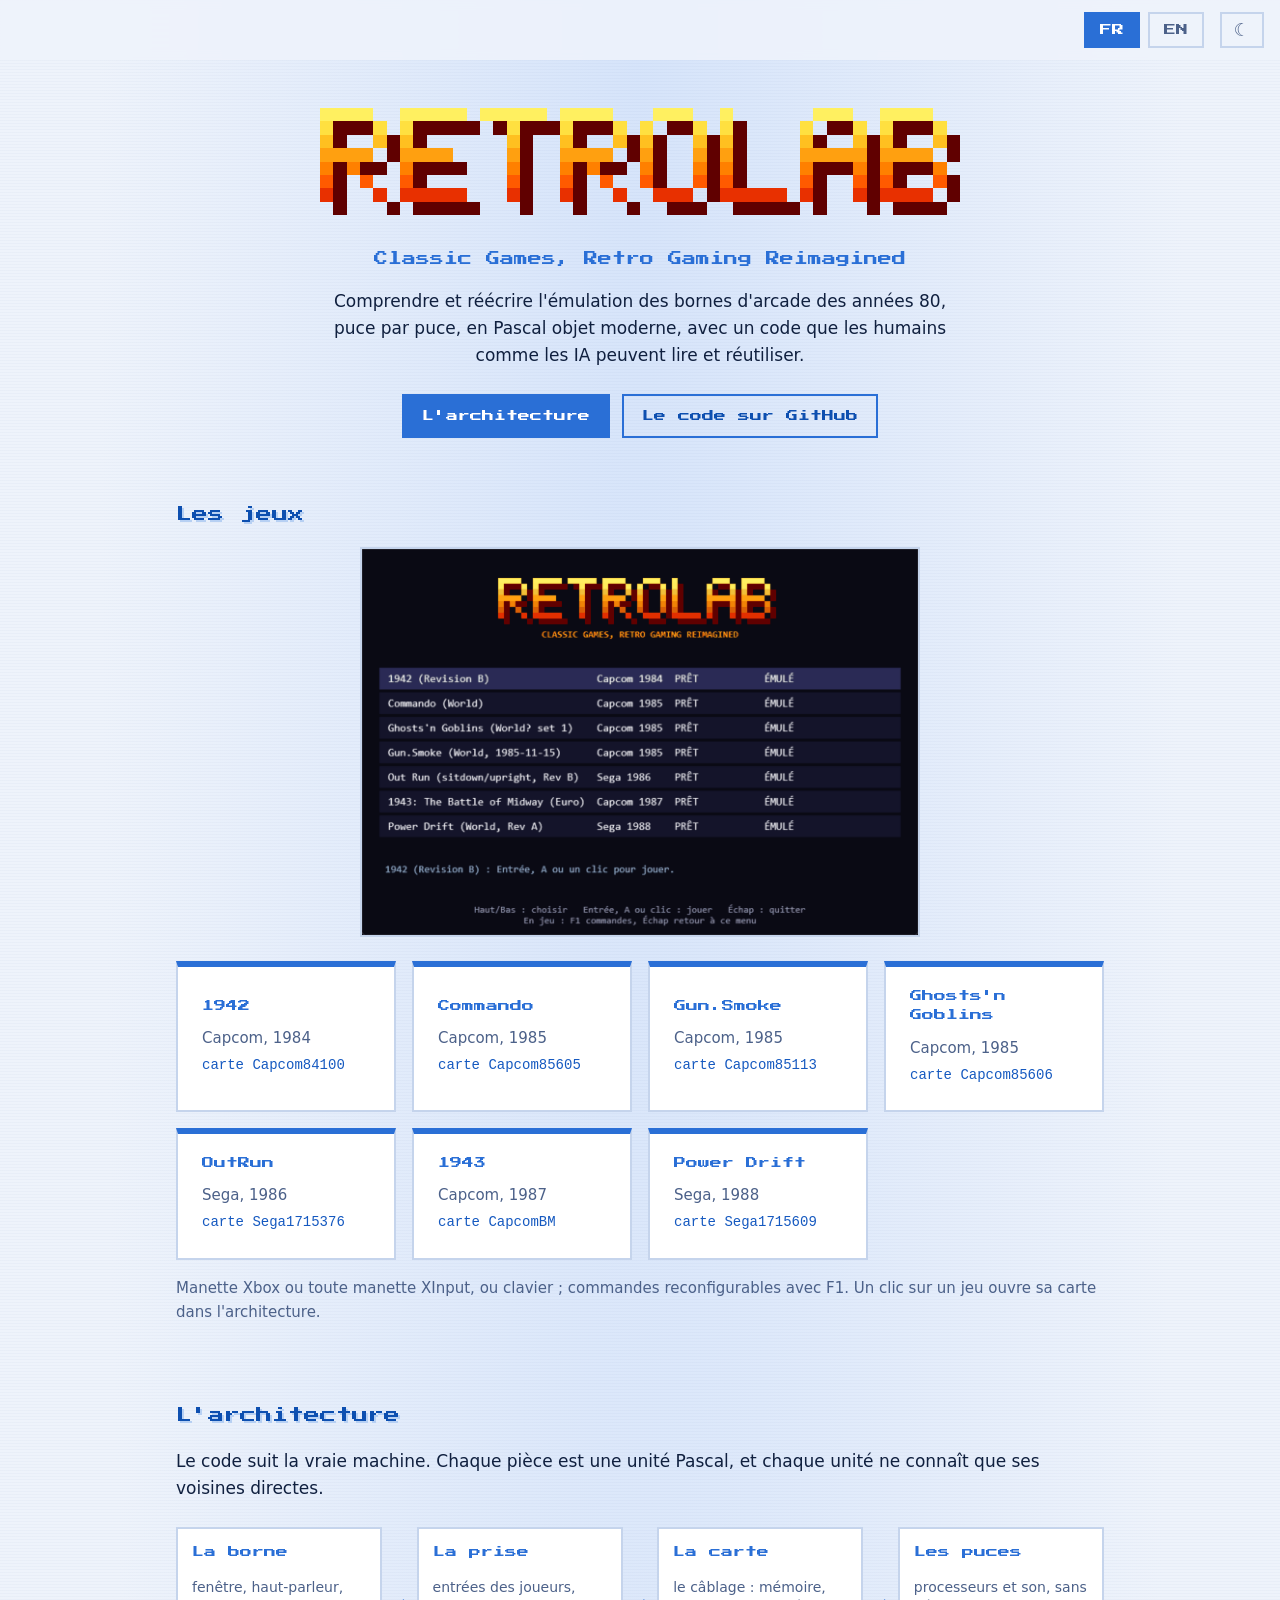
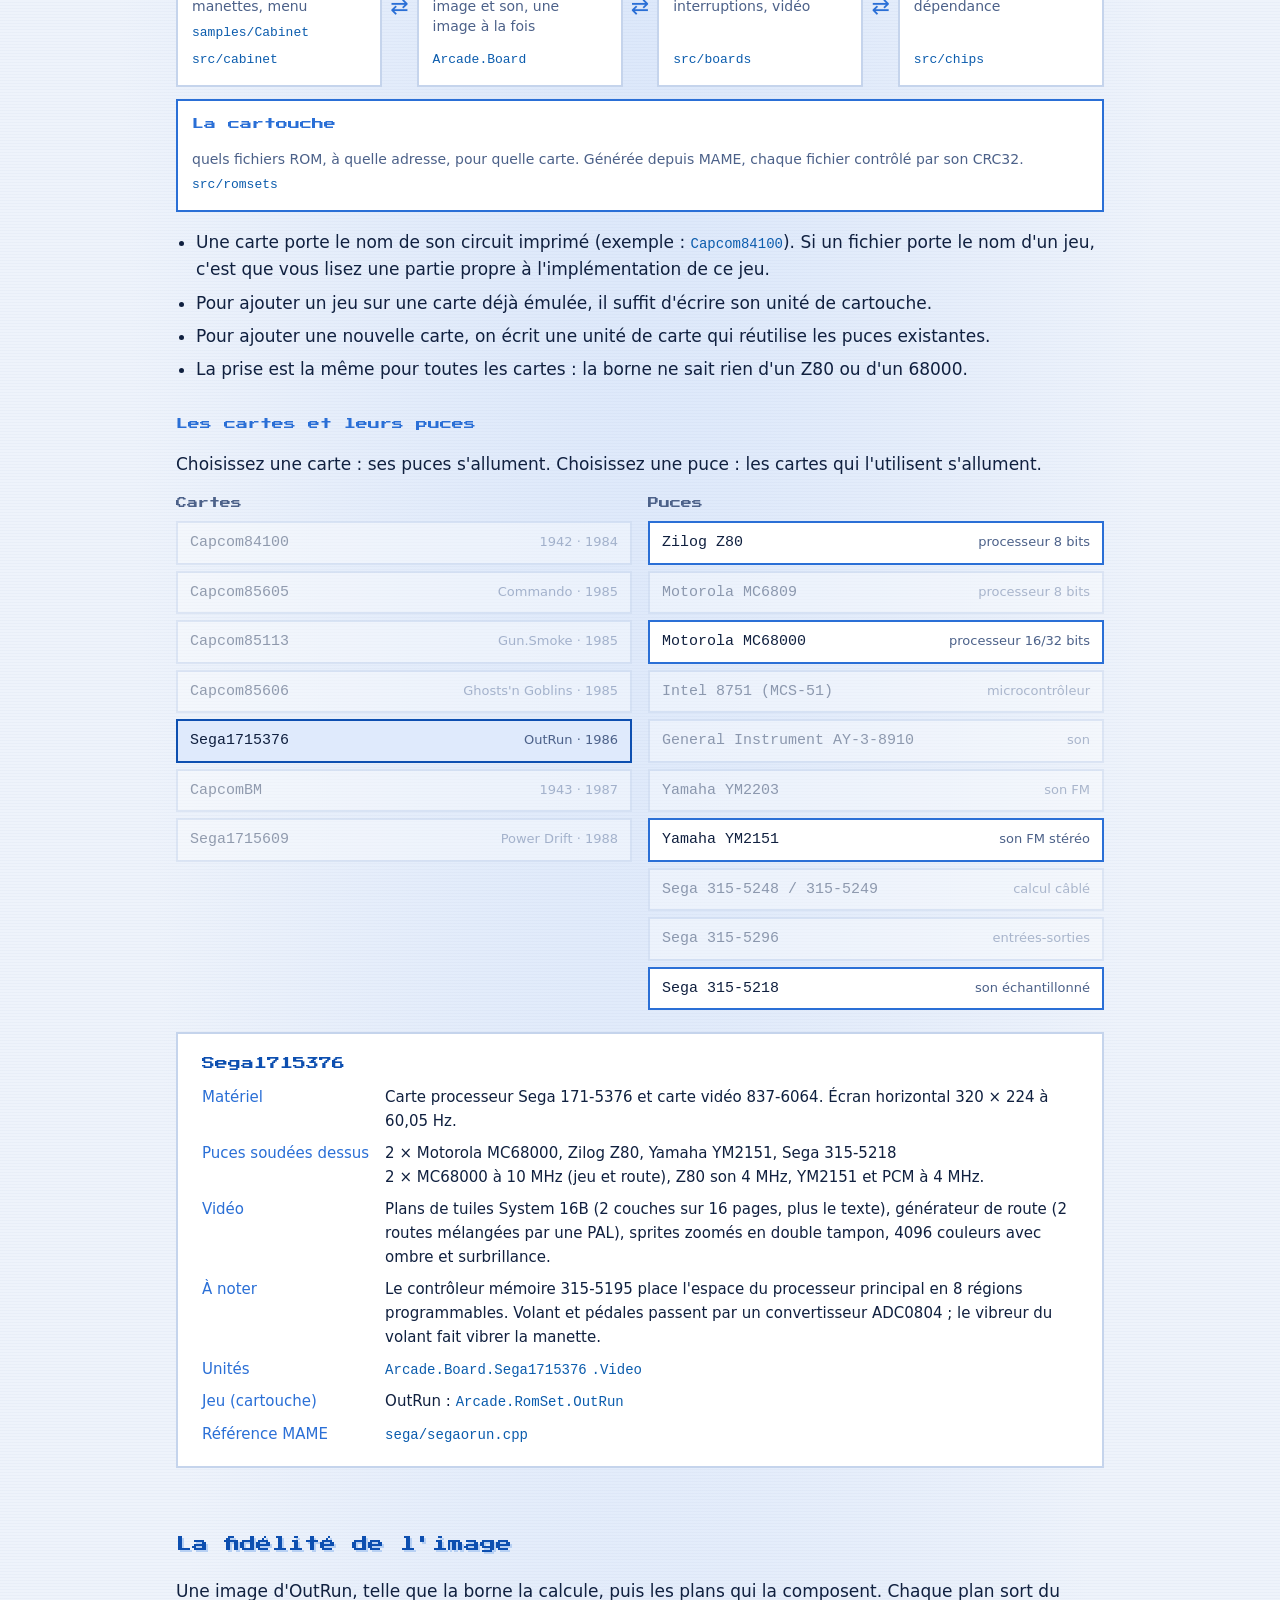
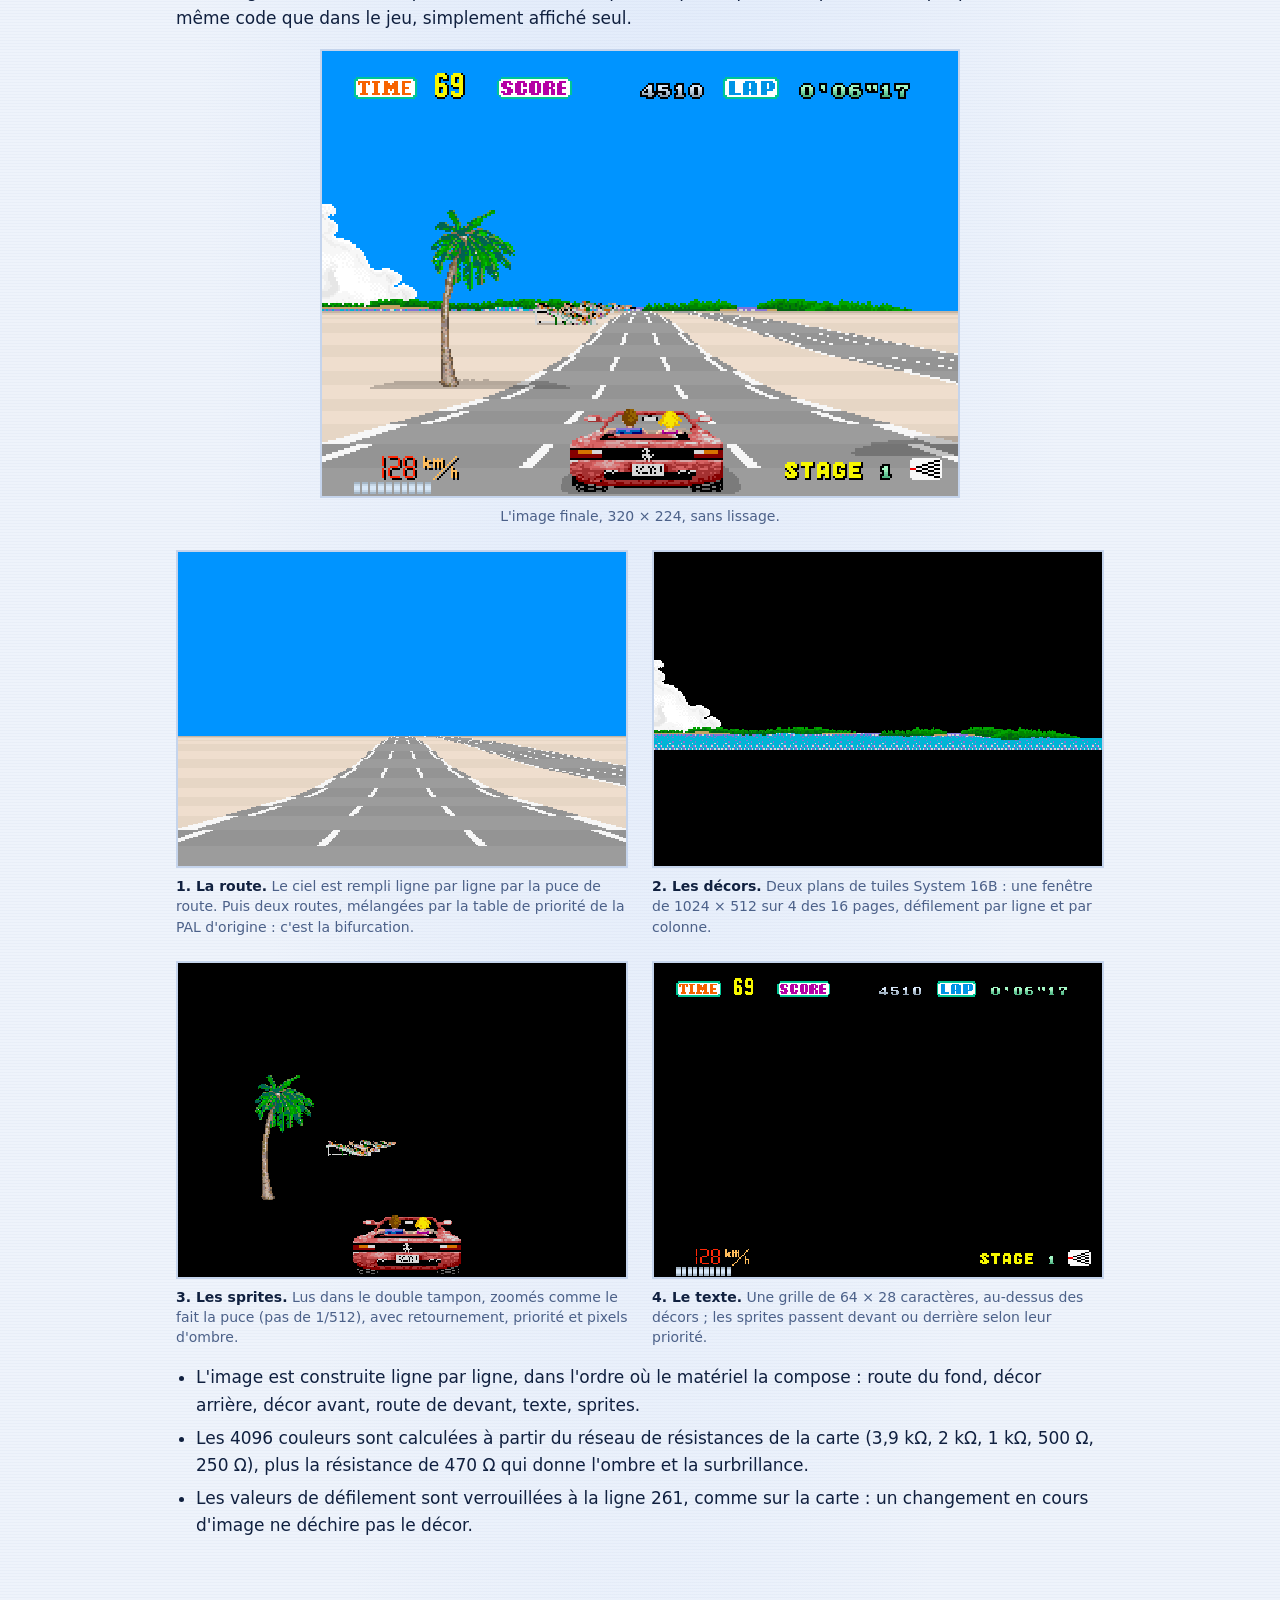
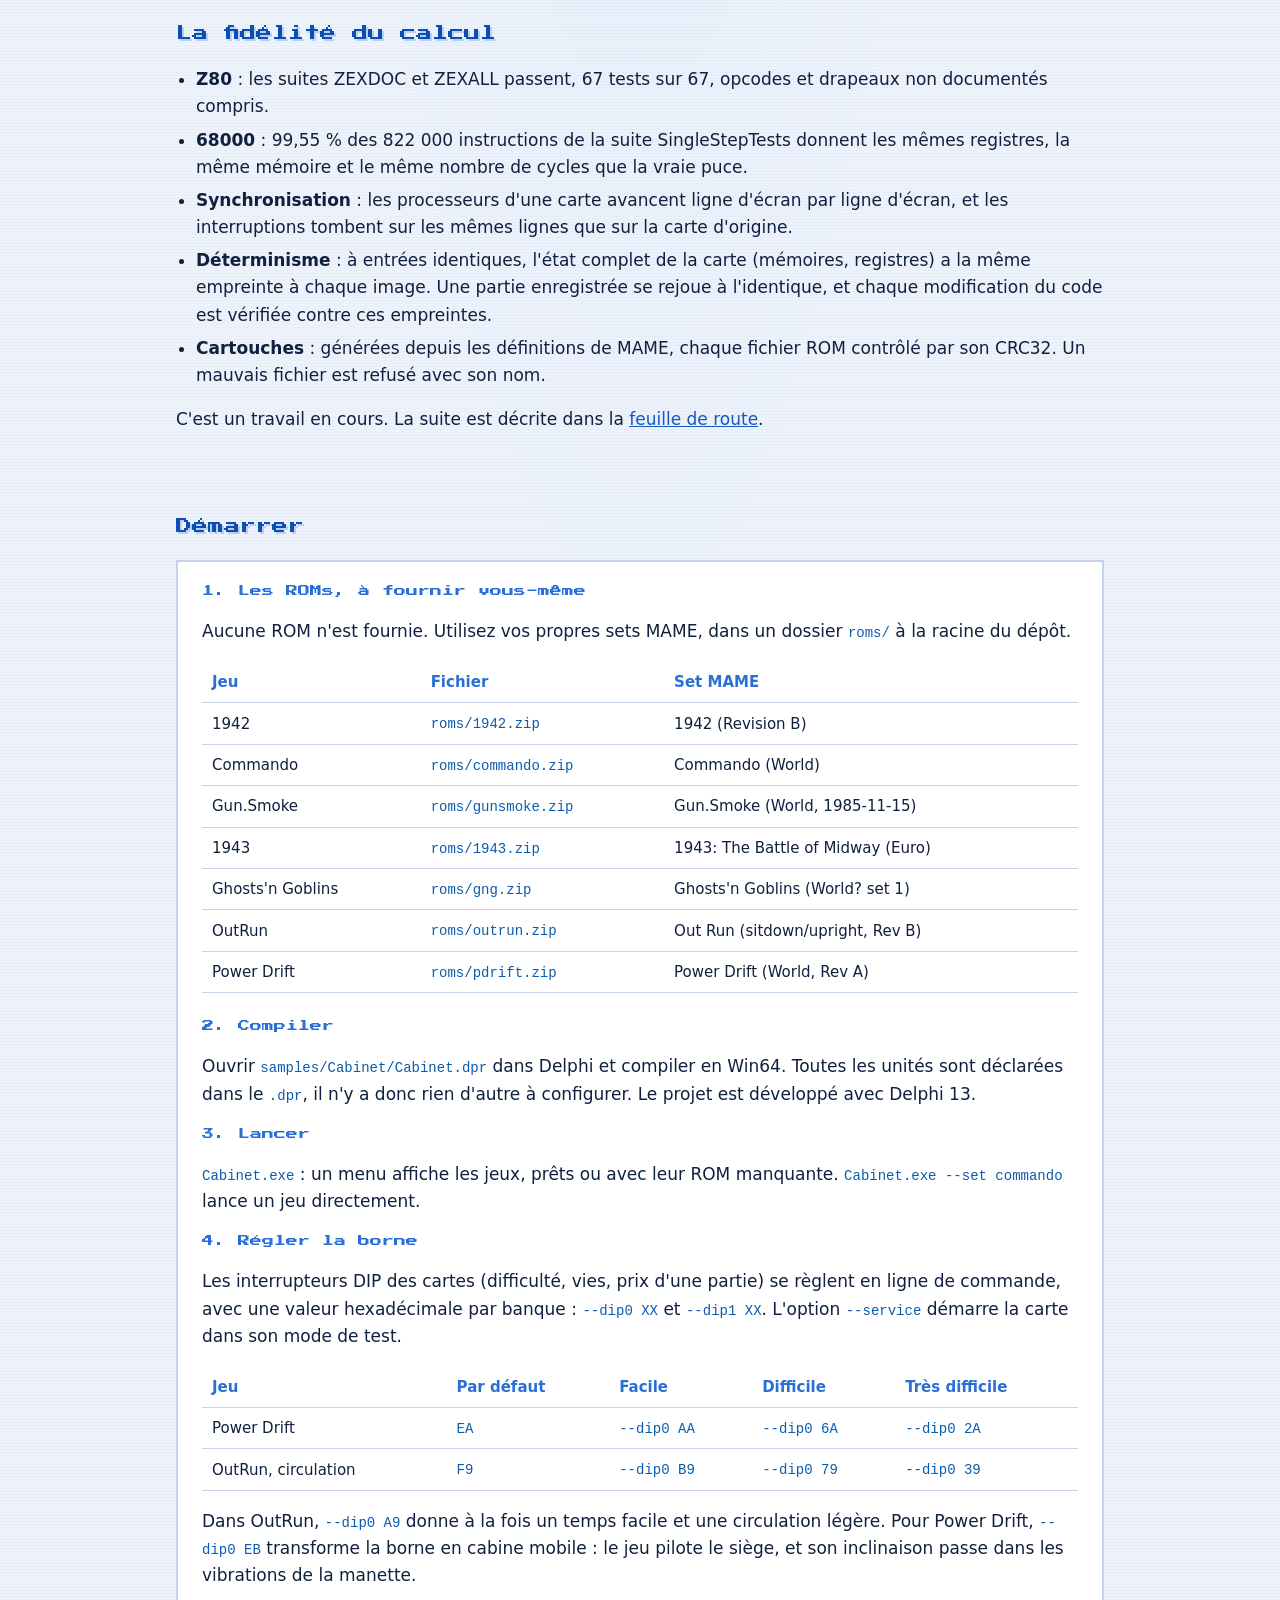
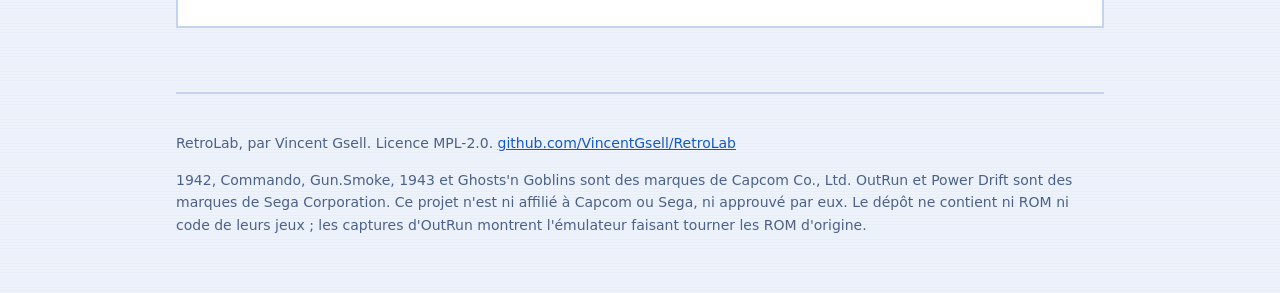
<file: docs/index.html>
<!doctype html>
<html lang="fr">
<head>
  <meta charset="utf-8">
  <meta name="viewport" content="width=device-width, initial-scale=1">
  <title>RetroLab</title>
  <meta name="description" content="RetroLab : l'émulation des bornes d'arcade des années 80, reconstruite puce par puce en Pascal objet moderne.">
  <link rel="icon" href="favicon.svg" type="image/svg+xml">
  <link rel="alternate" hreflang="en" href="en.html">
  <link rel="preconnect" href="https://fonts.googleapis.com">
  <link rel="preconnect" href="https://fonts.gstatic.com" crossorigin>
  <link href="https://fonts.googleapis.com/css2?family=Press+Start+2P&display=swap" rel="stylesheet">
  <script>try { var t = localStorage.getItem('retrolab-theme'); if (t) document.documentElement.setAttribute('data-theme', t); } catch (e) {}</script>
  <link rel="stylesheet" href="style.css">
</head>
<body>
  <nav class="lang" aria-label="Langue">
    <span aria-current="page">FR</span>
    <a href="en.html" hreflang="en" lang="en">EN</a>
    <button type="button" class="theme" data-to-light="Passer au thème clair" data-to-dark="Passer au thème sombre"></button>
  </nav>

  <main class="wrap">
    <header class="hero">
      <img src="logo.svg" alt="RetroLab">
      <p class="tagline">Classic Games, Retro Gaming Reimagined</p>
      <p class="pitch">Comprendre et réécrire l'émulation des bornes d'arcade des années 80, puce par puce, en Pascal objet moderne, avec un code que les humains comme les IA peuvent lire et réutiliser.</p>
      <div class="buttons">
        <a class="btn primary" href="#architecture">L'architecture</a>
        <a class="btn" href="https://github.com/VincentGsell/RetroLab">Le code sur GitHub</a>
      </div>
    </header>

    <section>
      <h2>Les jeux</h2>
      <img class="shot" src="img/menu-fr.png" alt="Le menu de la borne RetroLab : sept jeux d'arcade, prêts à jouer">
      <div class="games">
        <button type="button" class="panel game" data-board="capcom84100"><h3>1942</h3><p>Capcom, 1984</p><p class="board">carte Capcom84100</p></button>
        <button type="button" class="panel game" data-board="capcom85605"><h3>Commando</h3><p>Capcom, 1985</p><p class="board">carte Capcom85605</p></button>
        <button type="button" class="panel game" data-board="capcom85113"><h3>Gun.Smoke</h3><p>Capcom, 1985</p><p class="board">carte Capcom85113</p></button>
        <button type="button" class="panel game" data-board="capcom85606"><h3>Ghosts'n Goblins</h3><p>Capcom, 1985</p><p class="board">carte Capcom85606</p></button>
        <button type="button" class="panel game" data-board="sega1715376"><h3>OutRun</h3><p>Sega, 1986</p><p class="board">carte Sega1715376</p></button>
        <button type="button" class="panel game" data-board="capcombm"><h3>1943</h3><p>Capcom, 1987</p><p class="board">carte CapcomBM</p></button>
        <button type="button" class="panel game" data-board="sega1715609"><h3>Power Drift</h3><p>Sega, 1988</p><p class="board">carte Sega1715609</p></button>
      </div>
      <p class="note">Manette Xbox ou toute manette XInput, ou clavier ; commandes reconfigurables avec F1. Un clic sur un jeu ouvre sa carte dans l'architecture.</p>
    </section>

    <section id="architecture">
      <h2>L'architecture</h2>
      <p>Le code suit la vraie machine. Chaque pièce est une unité Pascal, et chaque unité ne connaît que ses voisines directes.</p>
      <div class="flow">
        <div class="box"><h3>La borne</h3><p>fenêtre, haut-parleur, manettes, menu</p><code>samples/Cabinet</code><code>src/cabinet</code></div>
        <div class="arrow" aria-hidden="true">⇄</div>
        <div class="box"><h3>La prise</h3><p>entrées des joueurs, image et son, une image à la fois</p><code>Arcade.Board</code></div>
        <div class="arrow" aria-hidden="true">⇄</div>
        <div class="box"><h3>La carte</h3><p>le câblage : mémoire, interruptions, vidéo</p><code>src/boards</code></div>
        <div class="arrow" aria-hidden="true">⇄</div>
        <div class="box"><h3>Les puces</h3><p>processeurs et son, sans dépendance</p><code>src/chips</code></div>
      </div>
      <div class="box cart"><h3>La cartouche</h3><p>quels fichiers ROM, à quelle adresse, pour quelle carte. Générée depuis MAME, chaque fichier contrôlé par son CRC32.</p><code>src/romsets</code></div>
      <ul>
        <li>Une carte porte le nom de son circuit imprimé (exemple : <code>Capcom84100</code>). Si un fichier porte le nom d'un jeu, c'est que vous lisez une partie propre à l'implémentation de ce jeu.</li>
        <li>Pour ajouter un jeu sur une carte déjà émulée, il suffit d'écrire son unité de cartouche.</li>
        <li>Pour ajouter une nouvelle carte, on écrit une unité de carte qui réutilise les puces existantes.</li>
        <li>La prise est la même pour toutes les cartes : la borne ne sait rien d'un Z80 ou d'un 68000.</li>
      </ul>

      <h3 class="sub-title">Les cartes et leurs puces</h3>
      <p>Choisissez une carte : ses puces s'allument. Choisissez une puce : les cartes qui l'utilisent s'allument.</p>
      <div id="explorer" class="explorer">
        <div class="col"><h4>Cartes</h4><div class="boards"></div></div>
        <div class="col"><h4>Puces</h4><div class="chips"></div></div>
        <div class="panel detail" aria-live="polite"></div>
      </div>
    </section>

    <section id="image">
      <h2>La fidélité de l'image</h2>
      <p>Une image d'OutRun, telle que la borne la calcule, puis les plans qui la composent. Chaque plan sort du même code que dans le jeu, simplement affiché seul.</p>
      <figure class="final">
        <img class="pixels" src="img/outrun-all.png" width="320" height="224" alt="OutRun : l'image complète, route, décor, sprites et textes">
        <figcaption>L'image finale, 320 × 224, sans lissage.</figcaption>
      </figure>
      <div class="layers">
        <figure><img class="pixels" src="img/outrun-road.png" width="320" height="224" alt="Le plan de la route"><figcaption><b>1. La route.</b> Le ciel est rempli ligne par ligne par la puce de route. Puis deux routes, mélangées par la table de priorité de la PAL d'origine : c'est la bifurcation.</figcaption></figure>
        <figure><img class="pixels" src="img/outrun-tiles.png" width="320" height="224" alt="Les plans de tuiles"><figcaption><b>2. Les décors.</b> Deux plans de tuiles System 16B : une fenêtre de 1024 × 512 sur 4 des 16 pages, défilement par ligne et par colonne.</figcaption></figure>
        <figure><img class="pixels" src="img/outrun-sprites.png" width="320" height="224" alt="Les sprites"><figcaption><b>3. Les sprites.</b> Lus dans le double tampon, zoomés comme le fait la puce (pas de 1/512), avec retournement, priorité et pixels d'ombre.</figcaption></figure>
        <figure><img class="pixels" src="img/outrun-text.png" width="320" height="224" alt="Le plan de texte"><figcaption><b>4. Le texte.</b> Une grille de 64 × 28 caractères, au-dessus des décors ; les sprites passent devant ou derrière selon leur priorité.</figcaption></figure>
      </div>
      <ul>
        <li>L'image est construite ligne par ligne, dans l'ordre où le matériel la compose : route du fond, décor arrière, décor avant, route de devant, texte, sprites.</li>
        <li>Les 4096 couleurs sont calculées à partir du réseau de résistances de la carte (3,9 kΩ, 2 kΩ, 1 kΩ, 500 Ω, 250 Ω), plus la résistance de 470 Ω qui donne l'ombre et la surbrillance.</li>
        <li>Les valeurs de défilement sont verrouillées à la ligne 261, comme sur la carte : un changement en cours d'image ne déchire pas le décor.</li>
      </ul>
    </section>

    <section id="calcul">
      <h2>La fidélité du calcul</h2>
      <ul>
        <li><b>Z80</b> : les suites ZEXDOC et ZEXALL passent, 67 tests sur 67, opcodes et drapeaux non documentés compris.</li>
        <li><b>68000</b> : 99,55 % des 822 000 instructions de la suite SingleStepTests donnent les mêmes registres, la même mémoire et le même nombre de cycles que la vraie puce.</li>
        <li><b>Synchronisation</b> : les processeurs d'une carte avancent ligne d'écran par ligne d'écran, et les interruptions tombent sur les mêmes lignes que sur la carte d'origine.</li>
        <li><b>Déterminisme</b> : à entrées identiques, l'état complet de la carte (mémoires, registres) a la même empreinte à chaque image. Une partie enregistrée se rejoue à l'identique, et chaque modification du code est vérifiée contre ces empreintes.</li>
        <li><b>Cartouches</b> : générées depuis les définitions de MAME, chaque fichier ROM contrôlé par son CRC32. Un mauvais fichier est refusé avec son nom.</li>
      </ul>
      <p>C'est un travail en cours. La suite est décrite dans la <a href="https://github.com/VincentGsell/RetroLab/blob/main/PORTING_PLAN.md">feuille de route</a>.</p>
    </section>

    <section>
      <h2>Démarrer</h2>
      <div class="panel">
        <h3>1. Les ROMs, à fournir vous-même</h3>
        <p>Aucune ROM n'est fournie. Utilisez vos propres sets MAME, dans un dossier <code>roms/</code> à la racine du dépôt.</p>
        <div class="scroll">
          <table>
            <tr><th>Jeu</th><th>Fichier</th><th>Set MAME</th></tr>
            <tr><td>1942</td><td><code>roms/1942.zip</code></td><td>1942 (Revision B)</td></tr>
            <tr><td>Commando</td><td><code>roms/commando.zip</code></td><td>Commando (World)</td></tr>
            <tr><td>Gun.Smoke</td><td><code>roms/gunsmoke.zip</code></td><td>Gun.Smoke (World, 1985-11-15)</td></tr>
            <tr><td>1943</td><td><code>roms/1943.zip</code></td><td>1943: The Battle of Midway (Euro)</td></tr>
            <tr><td>Ghosts'n Goblins</td><td><code>roms/gng.zip</code></td><td>Ghosts'n Goblins (World? set 1)</td></tr>
            <tr><td>OutRun</td><td><code>roms/outrun.zip</code></td><td>Out Run (sitdown/upright, Rev B)</td></tr>
            <tr><td>Power Drift</td><td><code>roms/pdrift.zip</code></td><td>Power Drift (World, Rev A)</td></tr>
          </table>
        </div>
        <h3 style="margin-top:24px">2. Compiler</h3>
        <p>Ouvrir <code>samples/Cabinet/Cabinet.dpr</code> dans Delphi et compiler en Win64. Toutes les unités sont déclarées dans le <code>.dpr</code>, il n'y a donc rien d'autre à configurer. Le projet est développé avec Delphi 13.</p>
        <h3>3. Lancer</h3>
        <p><code>Cabinet.exe</code> : un menu affiche les jeux, prêts ou avec leur ROM manquante. <code>Cabinet.exe --set commando</code> lance un jeu directement.</p>
        <h3>4. Régler la borne</h3>
        <p>Les interrupteurs DIP des cartes (difficulté, vies, prix d'une partie) se règlent en ligne de commande, avec une valeur hexadécimale par banque : <code>--dip0 XX</code> et <code>--dip1 XX</code>. L'option <code>--service</code> démarre la carte dans son mode de test.</p>
        <div class="scroll">
          <table>
            <tr><th>Jeu</th><th>Par défaut</th><th>Facile</th><th>Difficile</th><th>Très difficile</th></tr>
            <tr><td>Power Drift</td><td><code>EA</code></td><td><code>--dip0 AA</code></td><td><code>--dip0 6A</code></td><td><code>--dip0 2A</code></td></tr>
            <tr><td>OutRun, circulation</td><td><code>F9</code></td><td><code>--dip0 B9</code></td><td><code>--dip0 79</code></td><td><code>--dip0 39</code></td></tr>
          </table>
        </div>
        <p>Dans OutRun, <code>--dip0 A9</code> donne à la fois un temps facile et une circulation légère. Pour Power Drift, <code>--dip0 EB</code> transforme la borne en cabine mobile : le jeu pilote le siège, et son inclinaison passe dans les vibrations de la manette.</p>
      </div>
    </section>

    <footer>
      <p>RetroLab, par Vincent Gsell. Licence MPL-2.0. <a href="https://github.com/VincentGsell/RetroLab">github.com/VincentGsell/RetroLab</a></p>
      <p>1942, Commando, Gun.Smoke, 1943 et Ghosts'n Goblins sont des marques de Capcom Co., Ltd. OutRun et Power Drift sont des marques de Sega Corporation. Ce projet n'est ni affilié à Capcom ou Sega, ni approuvé par eux. Le dépôt ne contient ni ROM ni code de leurs jeux ; les captures d'OutRun montrent l'émulateur faisant tourner les ROM d'origine.</p>
    </footer>
  </main>
  <script src="theme.js"></script>
  <script src="arch.js"></script>
</body>
</html>
</file>
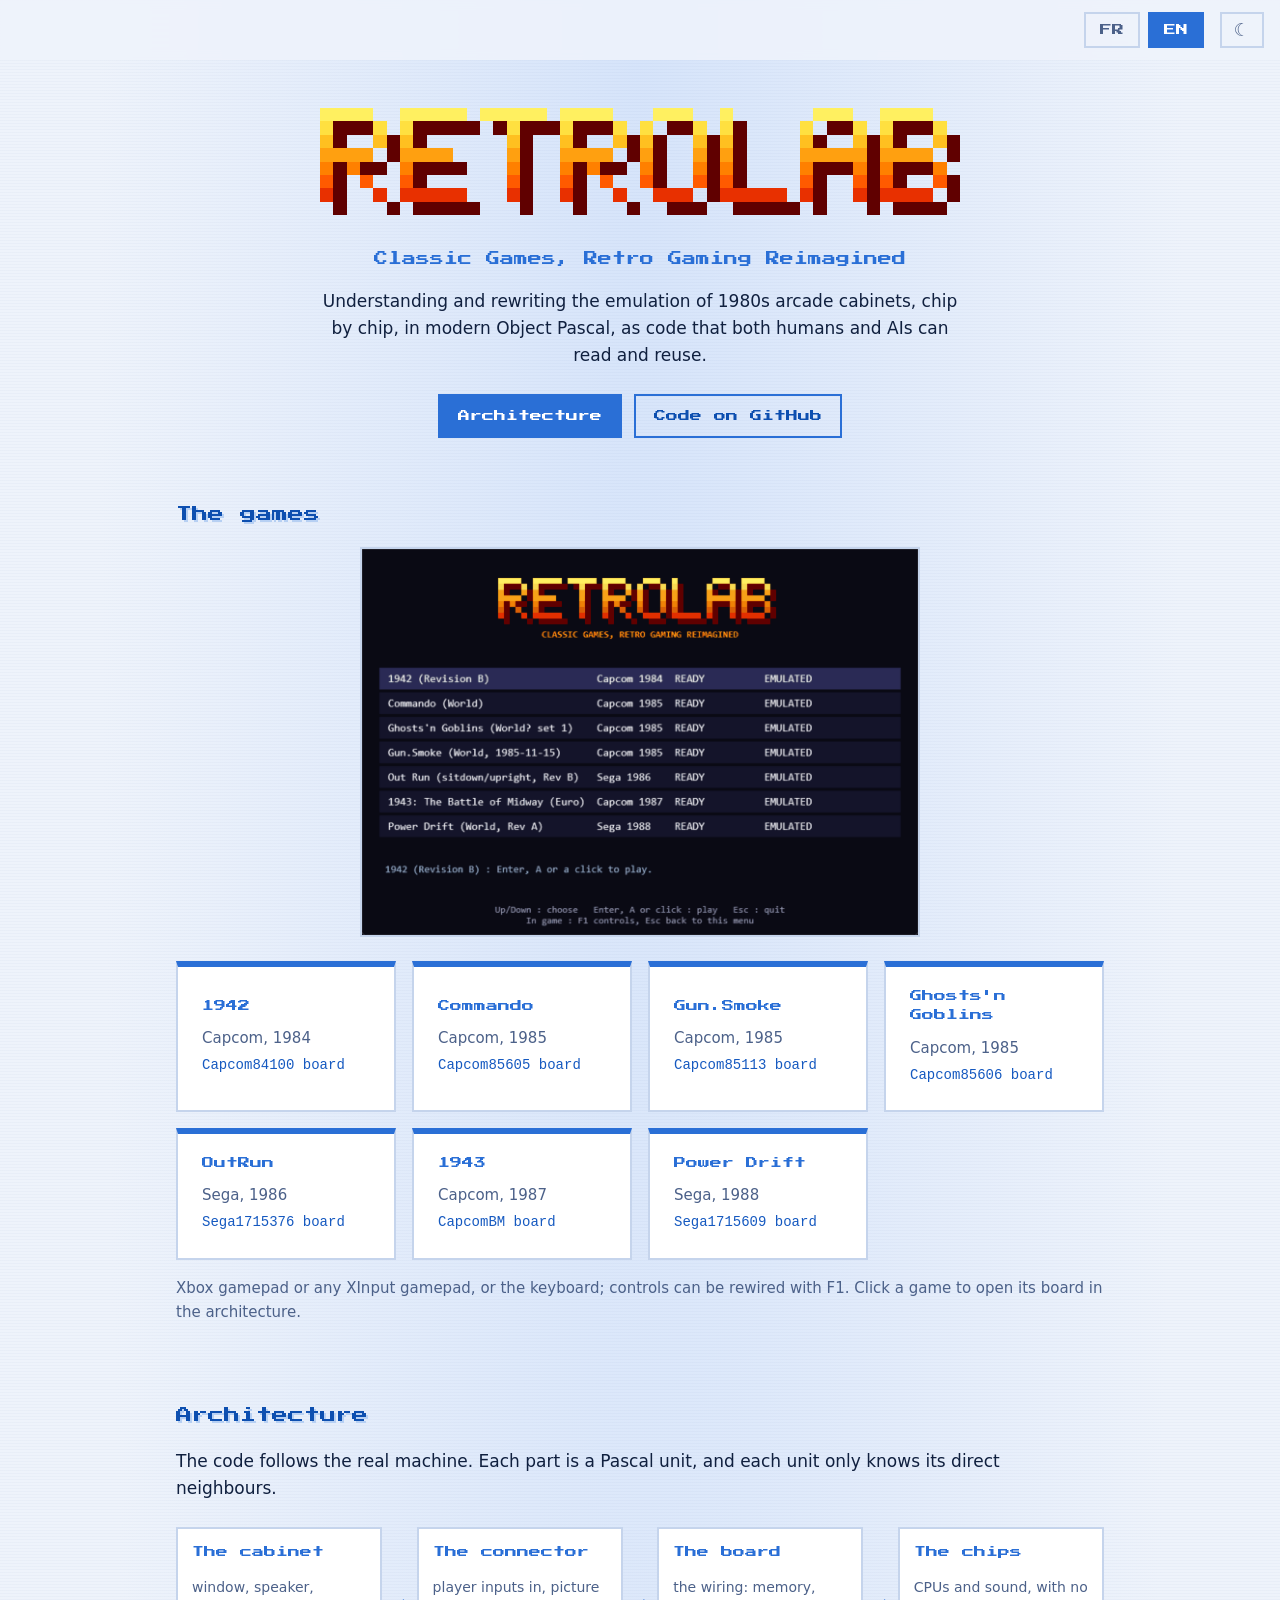
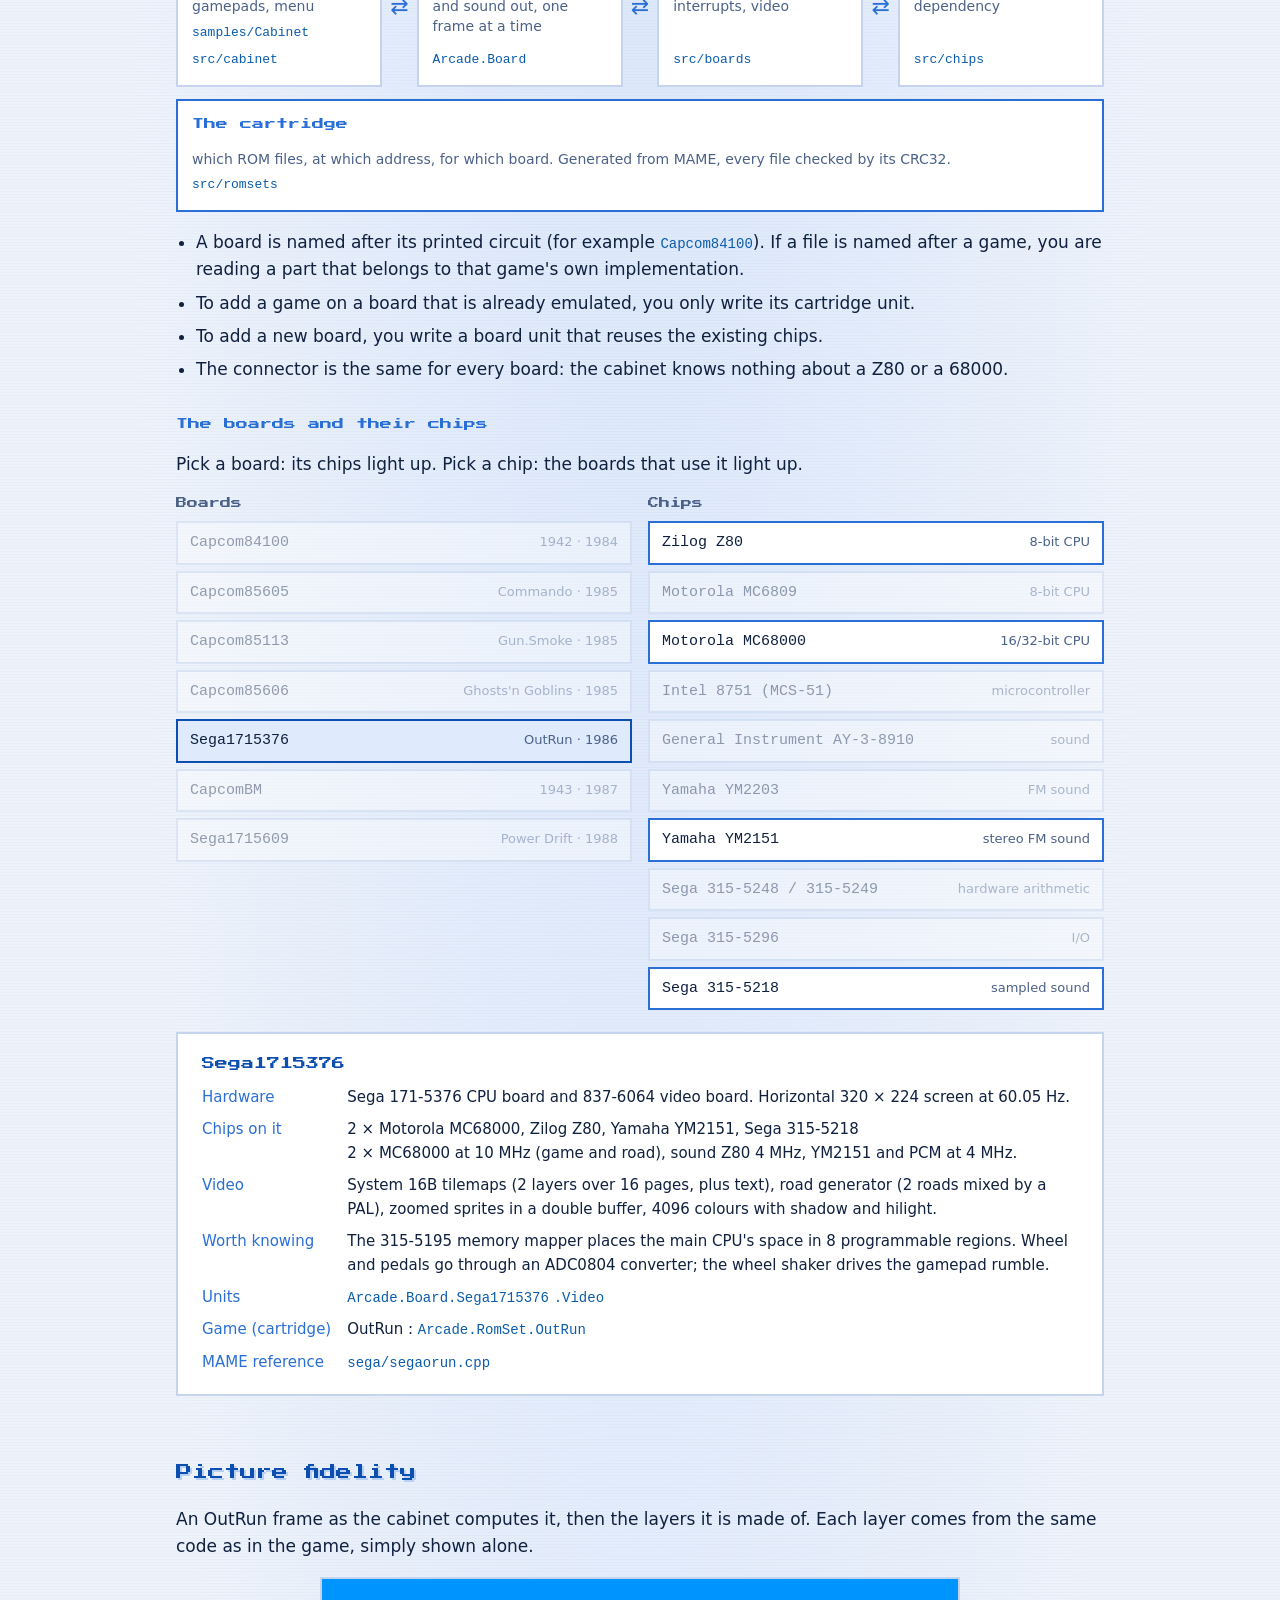
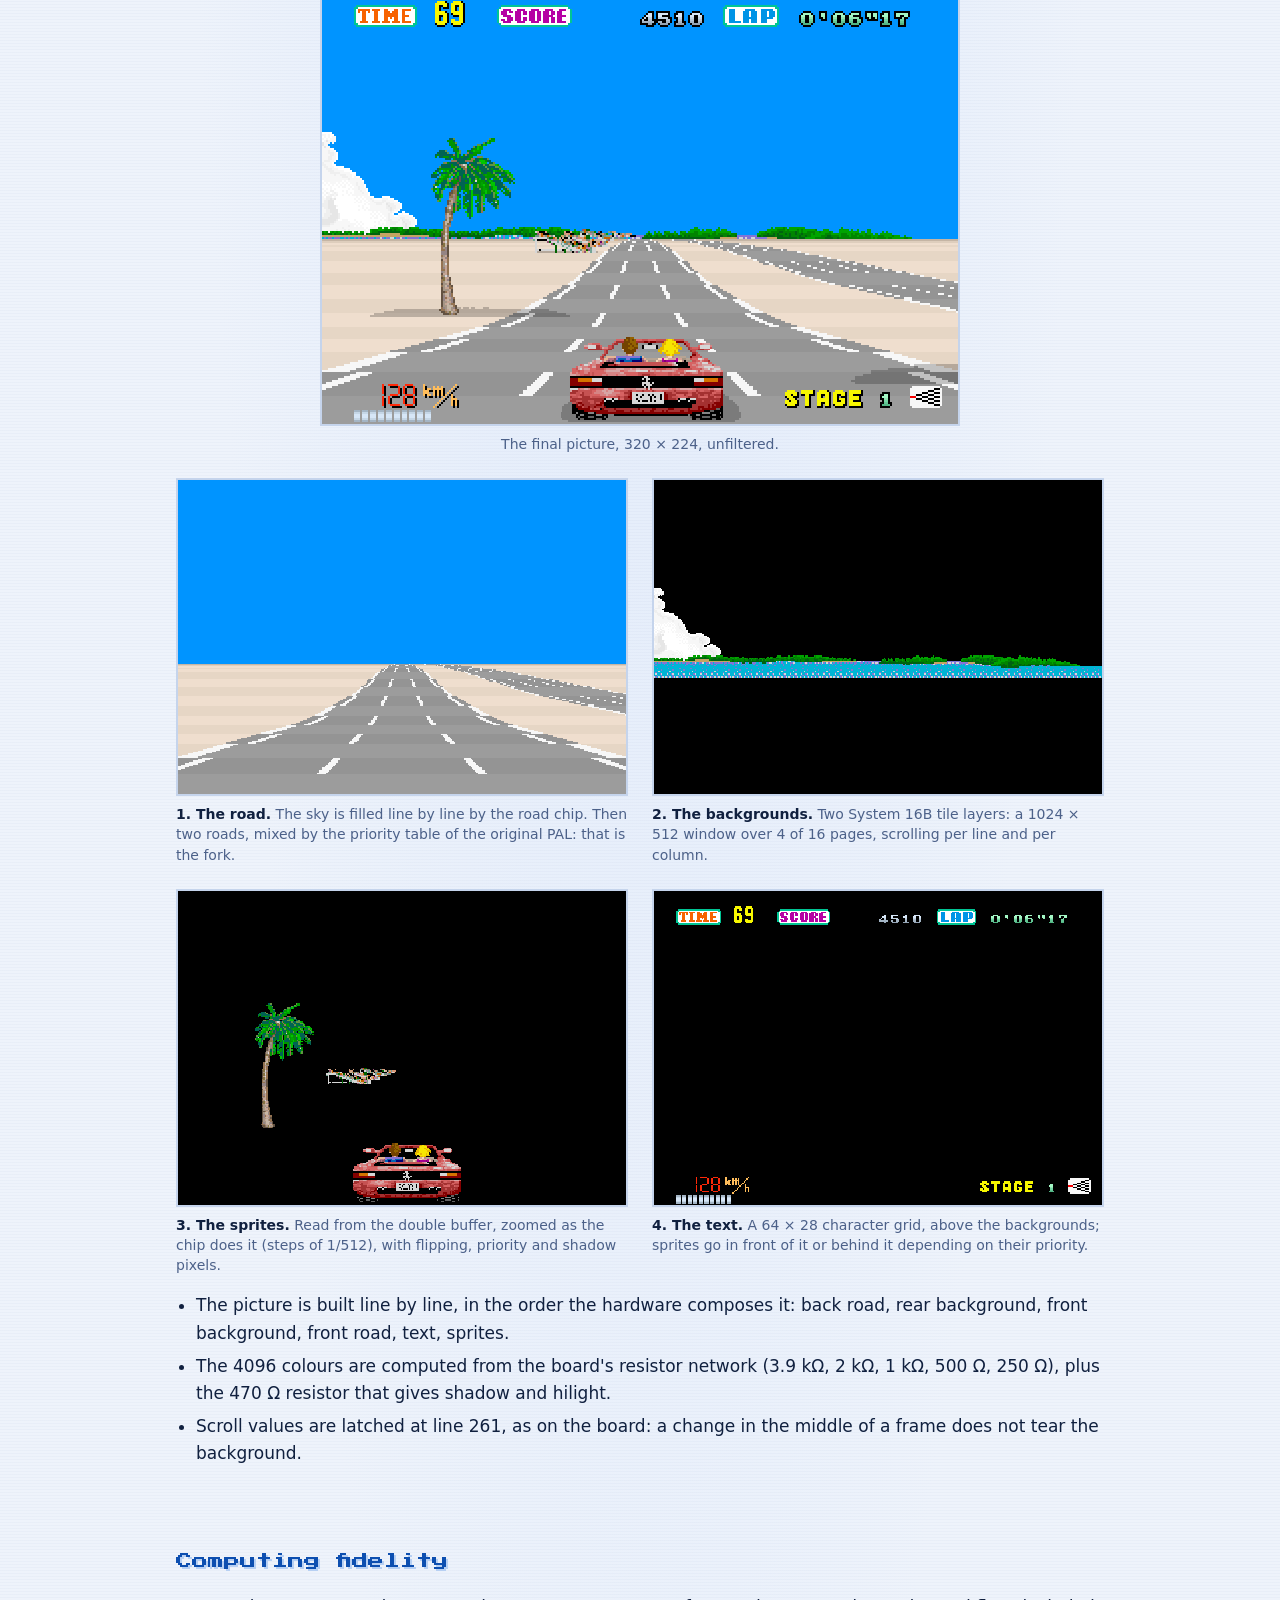
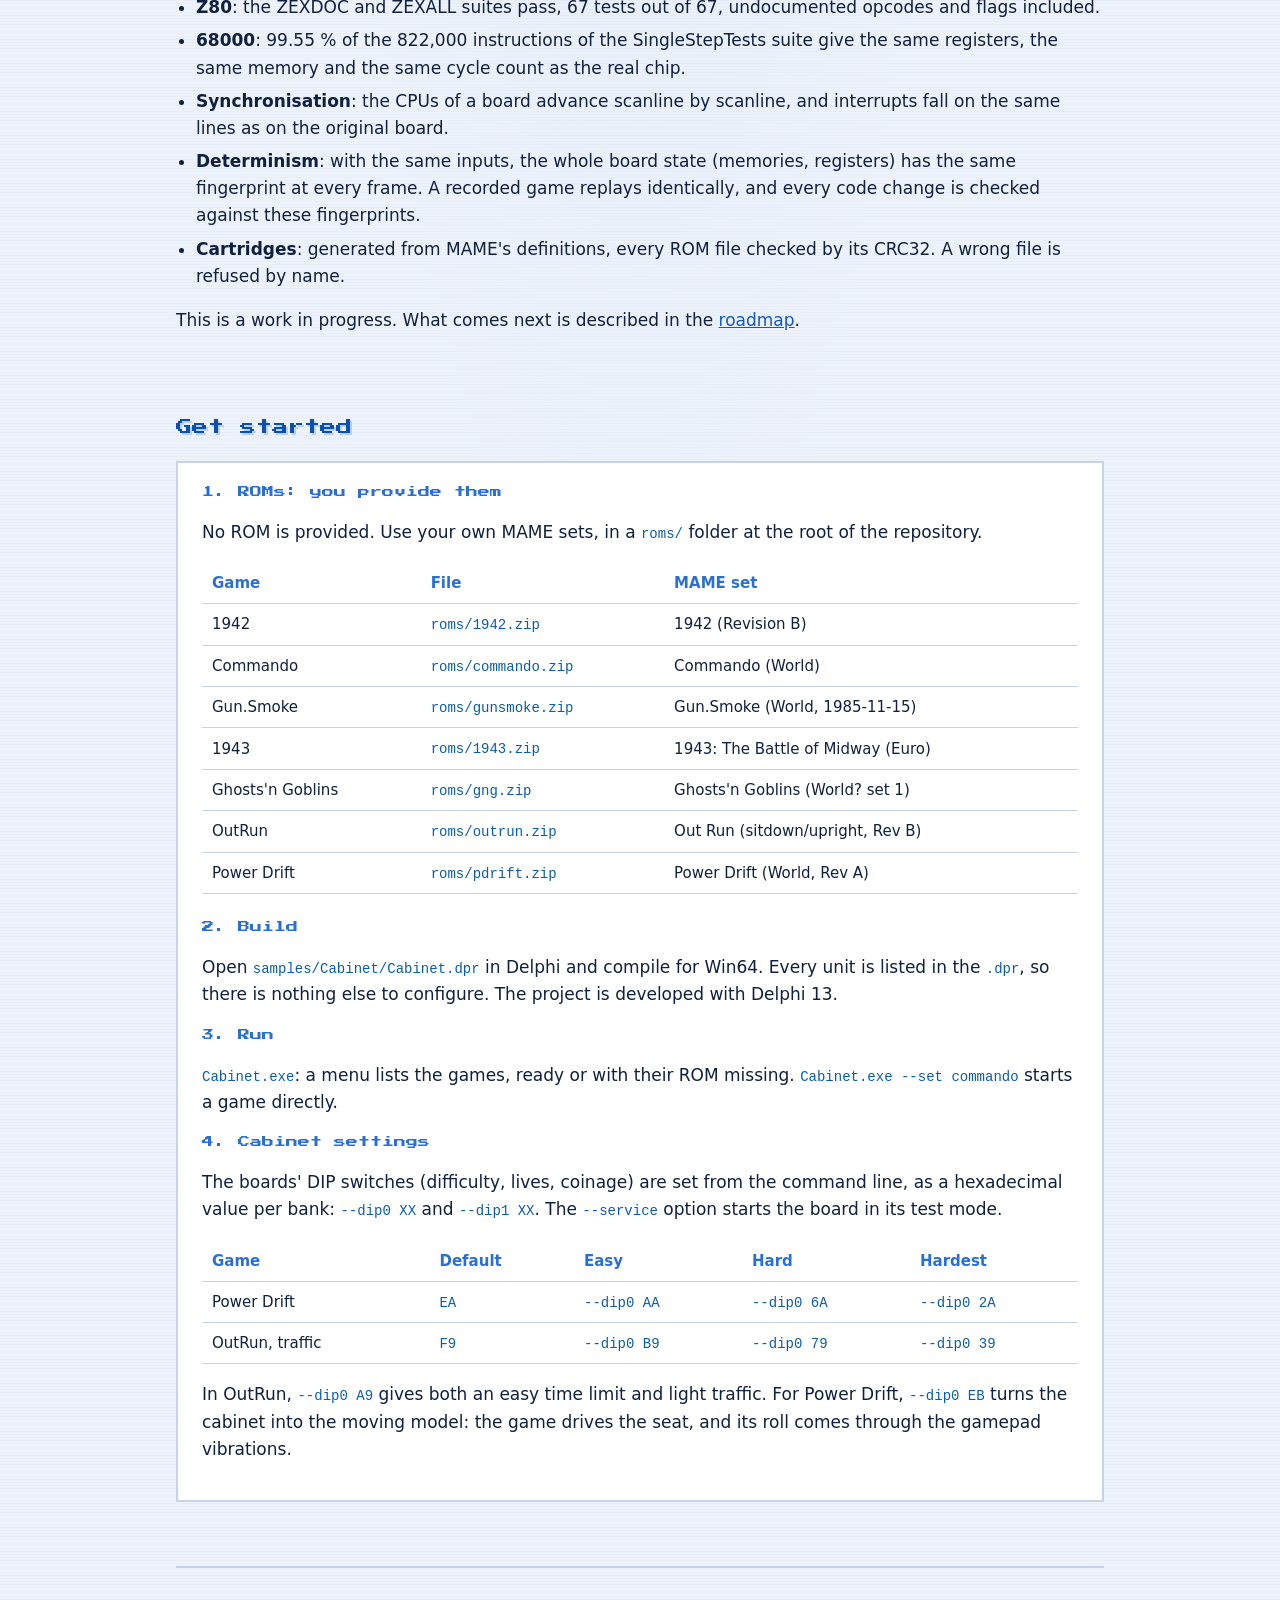
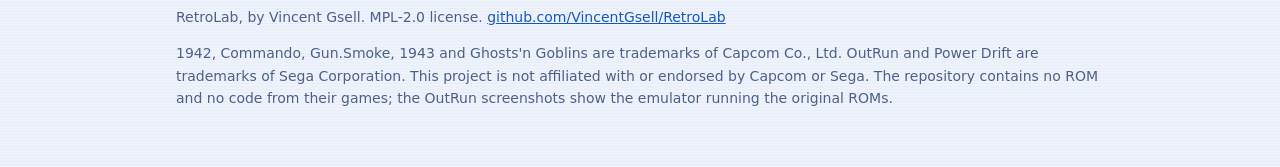
<file: docs/en.html>
<!doctype html>
<html lang="en">
<head>
  <meta charset="utf-8">
  <meta name="viewport" content="width=device-width, initial-scale=1">
  <title>RetroLab</title>
  <meta name="description" content="RetroLab: the emulation of 1980s arcade cabinets, rebuilt chip by chip in modern Object Pascal.">
  <link rel="icon" href="favicon.svg" type="image/svg+xml">
  <link rel="alternate" hreflang="fr" href="index.html">
  <link rel="preconnect" href="https://fonts.googleapis.com">
  <link rel="preconnect" href="https://fonts.gstatic.com" crossorigin>
  <link href="https://fonts.googleapis.com/css2?family=Press+Start+2P&display=swap" rel="stylesheet">
  <script>try { var t = localStorage.getItem('retrolab-theme'); if (t) document.documentElement.setAttribute('data-theme', t); } catch (e) {}</script>
  <link rel="stylesheet" href="style.css">
</head>
<body>
  <nav class="lang" aria-label="Language">
    <a href="index.html" hreflang="fr" lang="fr">FR</a>
    <span aria-current="page">EN</span>
    <button type="button" class="theme" data-to-light="Switch to the light theme" data-to-dark="Switch to the dark theme"></button>
  </nav>

  <main class="wrap">
    <header class="hero">
      <img src="logo.svg" alt="RetroLab">
      <p class="tagline">Classic Games, Retro Gaming Reimagined</p>
      <p class="pitch">Understanding and rewriting the emulation of 1980s arcade cabinets, chip by chip, in modern Object Pascal, as code that both humans and AIs can read and reuse.</p>
      <div class="buttons">
        <a class="btn primary" href="#architecture">Architecture</a>
        <a class="btn" href="https://github.com/VincentGsell/RetroLab">Code on GitHub</a>
      </div>
    </header>

    <section>
      <h2>The games</h2>
      <img class="shot" src="img/menu-en.png" alt="The RetroLab cabinet menu: seven arcade games, ready to play">
      <div class="games">
        <button type="button" class="panel game" data-board="capcom84100"><h3>1942</h3><p>Capcom, 1984</p><p class="board">Capcom84100 board</p></button>
        <button type="button" class="panel game" data-board="capcom85605"><h3>Commando</h3><p>Capcom, 1985</p><p class="board">Capcom85605 board</p></button>
        <button type="button" class="panel game" data-board="capcom85113"><h3>Gun.Smoke</h3><p>Capcom, 1985</p><p class="board">Capcom85113 board</p></button>
        <button type="button" class="panel game" data-board="capcom85606"><h3>Ghosts'n Goblins</h3><p>Capcom, 1985</p><p class="board">Capcom85606 board</p></button>
        <button type="button" class="panel game" data-board="sega1715376"><h3>OutRun</h3><p>Sega, 1986</p><p class="board">Sega1715376 board</p></button>
        <button type="button" class="panel game" data-board="capcombm"><h3>1943</h3><p>Capcom, 1987</p><p class="board">CapcomBM board</p></button>
        <button type="button" class="panel game" data-board="sega1715609"><h3>Power Drift</h3><p>Sega, 1988</p><p class="board">Sega1715609 board</p></button>
      </div>
      <p class="note">Xbox gamepad or any XInput gamepad, or the keyboard; controls can be rewired with F1. Click a game to open its board in the architecture.</p>
    </section>

    <section id="architecture">
      <h2>Architecture</h2>
      <p>The code follows the real machine. Each part is a Pascal unit, and each unit only knows its direct neighbours.</p>
      <div class="flow">
        <div class="box"><h3>The cabinet</h3><p>window, speaker, gamepads, menu</p><code>samples/Cabinet</code><code>src/cabinet</code></div>
        <div class="arrow" aria-hidden="true">⇄</div>
        <div class="box"><h3>The connector</h3><p>player inputs in, picture and sound out, one frame at a time</p><code>Arcade.Board</code></div>
        <div class="arrow" aria-hidden="true">⇄</div>
        <div class="box"><h3>The board</h3><p>the wiring: memory, interrupts, video</p><code>src/boards</code></div>
        <div class="arrow" aria-hidden="true">⇄</div>
        <div class="box"><h3>The chips</h3><p>CPUs and sound, with no dependency</p><code>src/chips</code></div>
      </div>
      <div class="box cart"><h3>The cartridge</h3><p>which ROM files, at which address, for which board. Generated from MAME, every file checked by its CRC32.</p><code>src/romsets</code></div>
      <ul>
        <li>A board is named after its printed circuit (for example <code>Capcom84100</code>). If a file is named after a game, you are reading a part that belongs to that game's own implementation.</li>
        <li>To add a game on a board that is already emulated, you only write its cartridge unit.</li>
        <li>To add a new board, you write a board unit that reuses the existing chips.</li>
        <li>The connector is the same for every board: the cabinet knows nothing about a Z80 or a 68000.</li>
      </ul>

      <h3 class="sub-title">The boards and their chips</h3>
      <p>Pick a board: its chips light up. Pick a chip: the boards that use it light up.</p>
      <div id="explorer" class="explorer">
        <div class="col"><h4>Boards</h4><div class="boards"></div></div>
        <div class="col"><h4>Chips</h4><div class="chips"></div></div>
        <div class="panel detail" aria-live="polite"></div>
      </div>
    </section>

    <section id="image">
      <h2>Picture fidelity</h2>
      <p>An OutRun frame as the cabinet computes it, then the layers it is made of. Each layer comes from the same code as in the game, simply shown alone.</p>
      <figure class="final">
        <img class="pixels" src="img/outrun-all.png" width="320" height="224" alt="OutRun: the full picture, road, background, sprites and text">
        <figcaption>The final picture, 320 × 224, unfiltered.</figcaption>
      </figure>
      <div class="layers">
        <figure><img class="pixels" src="img/outrun-road.png" width="320" height="224" alt="The road layer"><figcaption><b>1. The road.</b> The sky is filled line by line by the road chip. Then two roads, mixed by the priority table of the original PAL: that is the fork.</figcaption></figure>
        <figure><img class="pixels" src="img/outrun-tiles.png" width="320" height="224" alt="The tile layers"><figcaption><b>2. The backgrounds.</b> Two System 16B tile layers: a 1024 × 512 window over 4 of 16 pages, scrolling per line and per column.</figcaption></figure>
        <figure><img class="pixels" src="img/outrun-sprites.png" width="320" height="224" alt="The sprites"><figcaption><b>3. The sprites.</b> Read from the double buffer, zoomed as the chip does it (steps of 1/512), with flipping, priority and shadow pixels.</figcaption></figure>
        <figure><img class="pixels" src="img/outrun-text.png" width="320" height="224" alt="The text layer"><figcaption><b>4. The text.</b> A 64 × 28 character grid, above the backgrounds; sprites go in front of it or behind it depending on their priority.</figcaption></figure>
      </div>
      <ul>
        <li>The picture is built line by line, in the order the hardware composes it: back road, rear background, front background, front road, text, sprites.</li>
        <li>The 4096 colours are computed from the board's resistor network (3.9 kΩ, 2 kΩ, 1 kΩ, 500 Ω, 250 Ω), plus the 470 Ω resistor that gives shadow and hilight.</li>
        <li>Scroll values are latched at line 261, as on the board: a change in the middle of a frame does not tear the background.</li>
      </ul>
    </section>

    <section id="computing">
      <h2>Computing fidelity</h2>
      <ul>
        <li><b>Z80</b>: the ZEXDOC and ZEXALL suites pass, 67 tests out of 67, undocumented opcodes and flags included.</li>
        <li><b>68000</b>: 99.55 % of the 822,000 instructions of the SingleStepTests suite give the same registers, the same memory and the same cycle count as the real chip.</li>
        <li><b>Synchronisation</b>: the CPUs of a board advance scanline by scanline, and interrupts fall on the same lines as on the original board.</li>
        <li><b>Determinism</b>: with the same inputs, the whole board state (memories, registers) has the same fingerprint at every frame. A recorded game replays identically, and every code change is checked against these fingerprints.</li>
        <li><b>Cartridges</b>: generated from MAME's definitions, every ROM file checked by its CRC32. A wrong file is refused by name.</li>
      </ul>
      <p>This is a work in progress. What comes next is described in the <a href="https://github.com/VincentGsell/RetroLab/blob/main/PORTING_PLAN.en.md">roadmap</a>.</p>
    </section>

    <section>
      <h2>Get started</h2>
      <div class="panel">
        <h3>1. ROMs: you provide them</h3>
        <p>No ROM is provided. Use your own MAME sets, in a <code>roms/</code> folder at the root of the repository.</p>
        <div class="scroll">
          <table>
            <tr><th>Game</th><th>File</th><th>MAME set</th></tr>
            <tr><td>1942</td><td><code>roms/1942.zip</code></td><td>1942 (Revision B)</td></tr>
            <tr><td>Commando</td><td><code>roms/commando.zip</code></td><td>Commando (World)</td></tr>
            <tr><td>Gun.Smoke</td><td><code>roms/gunsmoke.zip</code></td><td>Gun.Smoke (World, 1985-11-15)</td></tr>
            <tr><td>1943</td><td><code>roms/1943.zip</code></td><td>1943: The Battle of Midway (Euro)</td></tr>
            <tr><td>Ghosts'n Goblins</td><td><code>roms/gng.zip</code></td><td>Ghosts'n Goblins (World? set 1)</td></tr>
            <tr><td>OutRun</td><td><code>roms/outrun.zip</code></td><td>Out Run (sitdown/upright, Rev B)</td></tr>
            <tr><td>Power Drift</td><td><code>roms/pdrift.zip</code></td><td>Power Drift (World, Rev A)</td></tr>
          </table>
        </div>
        <h3 style="margin-top:24px">2. Build</h3>
        <p>Open <code>samples/Cabinet/Cabinet.dpr</code> in Delphi and compile for Win64. Every unit is listed in the <code>.dpr</code>, so there is nothing else to configure. The project is developed with Delphi 13.</p>
        <h3>3. Run</h3>
        <p><code>Cabinet.exe</code>: a menu lists the games, ready or with their ROM missing. <code>Cabinet.exe --set commando</code> starts a game directly.</p>
        <h3>4. Cabinet settings</h3>
        <p>The boards' DIP switches (difficulty, lives, coinage) are set from the command line, as a hexadecimal value per bank: <code>--dip0 XX</code> and <code>--dip1 XX</code>. The <code>--service</code> option starts the board in its test mode.</p>
        <div class="scroll">
          <table>
            <tr><th>Game</th><th>Default</th><th>Easy</th><th>Hard</th><th>Hardest</th></tr>
            <tr><td>Power Drift</td><td><code>EA</code></td><td><code>--dip0 AA</code></td><td><code>--dip0 6A</code></td><td><code>--dip0 2A</code></td></tr>
            <tr><td>OutRun, traffic</td><td><code>F9</code></td><td><code>--dip0 B9</code></td><td><code>--dip0 79</code></td><td><code>--dip0 39</code></td></tr>
          </table>
        </div>
        <p>In OutRun, <code>--dip0 A9</code> gives both an easy time limit and light traffic. For Power Drift, <code>--dip0 EB</code> turns the cabinet into the moving model: the game drives the seat, and its roll comes through the gamepad vibrations.</p>
      </div>
    </section>

    <footer>
      <p>RetroLab, by Vincent Gsell. MPL-2.0 license. <a href="https://github.com/VincentGsell/RetroLab">github.com/VincentGsell/RetroLab</a></p>
      <p>1942, Commando, Gun.Smoke, 1943 and Ghosts'n Goblins are trademarks of Capcom Co., Ltd. OutRun and Power Drift are trademarks of Sega Corporation. This project is not affiliated with or endorsed by Capcom or Sega. The repository contains no ROM and no code from their games; the OutRun screenshots show the emulator running the original ROMs.</p>
    </footer>
  </main>
  <script src="theme.js"></script>
  <script src="arch.js"></script>
</body>
</html>
</file>
<file: docs/style.css>
/* Themes : dark by default, light when the system asks for it or the visitor picks it (theme.js). */
:root {
  --bg: #060a16;
  --panel: #0e1630;
  --panel-edge: #22325c;
  --selected: #182651;
  --text: #e3ebff;
  --muted: #8ea2c9;
  --accent: #5aa9ff;
  --accent-strong: #8fd0ff;
  --accent-shadow: #1e4fb0;
  --on-accent: #06101f;
  --link: #7cc4ff;
  --code: #9fe0ff;
  --pre-bg: #040812;
  --nav-bg: rgba(6, 10, 22, 0.85);
  --scan: rgba(255, 255, 255, 0.025);
  --glow: #13224a;
  --pixel: "Press Start 2P", ui-monospace, monospace;
  --body: system-ui, -apple-system, "Segoe UI", Roboto, sans-serif;
  color-scheme: dark;
}

@media (prefers-color-scheme: light) {
  :root:not([data-theme="dark"]) {
    --bg: #eef3fb;
    --panel: #ffffff;
    --panel-edge: #c5d4ec;
    --selected: #dfeafc;
    --text: #10203f;
    --muted: #4c6189;
    --accent: #2a6fd6;
    --accent-strong: #0d4fb0;
    --accent-shadow: #b7d0f3;
    --on-accent: #ffffff;
    --link: #1559c0;
    --code: #0b5cad;
    --pre-bg: #f5f8fe;
    --nav-bg: rgba(238, 243, 251, 0.88);
    --scan: rgba(0, 40, 120, 0.025);
    --glow: #d6e4fa;
    color-scheme: light;
  }
}

:root[data-theme="light"] {
  --bg: #eef3fb;
  --panel: #ffffff;
  --panel-edge: #c5d4ec;
  --selected: #dfeafc;
  --text: #10203f;
  --muted: #4c6189;
  --accent: #2a6fd6;
  --accent-strong: #0d4fb0;
  --accent-shadow: #b7d0f3;
  --on-accent: #ffffff;
  --link: #1559c0;
  --code: #0b5cad;
  --pre-bg: #f5f8fe;
  --nav-bg: rgba(238, 243, 251, 0.88);
  --scan: rgba(0, 40, 120, 0.025);
  --glow: #d6e4fa;
  color-scheme: light;
}

* { box-sizing: border-box; }

html { background: var(--bg); }

body {
  margin: 0;
  color: var(--text);
  background:
    repeating-linear-gradient(to bottom, var(--scan) 0 1px, transparent 1px 3px),
    radial-gradient(ellipse at top, var(--glow) 0%, var(--bg) 60%);
  background-color: var(--bg);
  font: 17px/1.6 var(--body);
  min-height: 100vh;
}

a { color: var(--link); }
a:hover { color: var(--accent-strong); }

.wrap { max-width: 960px; margin: 0 auto; padding: 0 16px; }

/* language switch */
.lang {
  position: sticky; top: 0; z-index: 10;
  display: flex; justify-content: flex-end; align-items: center; gap: 8px;
  padding: 12px 16px;
  background: var(--nav-bg);
  backdrop-filter: blur(4px);
}
.lang a, .lang span {
  font: 12px/1 var(--pixel);
  padding: 10px 14px;
  border: 2px solid var(--panel-edge);
  text-decoration: none;
  color: var(--muted);
}
.lang span { color: var(--on-accent); background: var(--accent); border-color: var(--accent); }
.lang a:hover { border-color: var(--accent); color: var(--accent-strong); }
.theme {
  margin-left: 8px;
  font: 18px/1 var(--body);
  padding: 7px 12px;
  background: transparent;
  color: var(--muted);
  border: 2px solid var(--panel-edge);
  cursor: pointer;
}
.theme:hover { border-color: var(--accent); color: var(--accent-strong); }

/* hero */
.hero { text-align: center; padding: 48px 0 32px; }
.hero img {
  width: min(100%, 640px);
  image-rendering: pixelated;
}
.tagline {
  font: 14px/1.8 var(--pixel);
  color: var(--accent);
  margin: 24px 0 8px;
}
.pitch { max-width: 640px; margin: 16px auto; color: var(--text); }

.buttons { display: flex; flex-wrap: wrap; gap: 12px; justify-content: center; margin-top: 24px; }
.btn {
  font: 12px/1 var(--pixel);
  padding: 14px 18px;
  text-decoration: none;
  border: 2px solid var(--accent);
  color: var(--accent-strong);
}
.btn.primary { background: var(--accent); color: var(--on-accent); }
.btn:hover { background: var(--accent-strong); border-color: var(--accent-strong); color: var(--on-accent); }

/* sections */
section { padding: 32px 0; }
h2 {
  font: 16px/1.6 var(--pixel);
  color: var(--accent-strong);
  margin: 0 0 20px;
  text-shadow: 2px 2px 0 var(--accent-shadow);
}
h3 { font: 12px/1.6 var(--pixel); color: var(--accent); margin: 0 0 10px; }
ul { padding-left: 20px; }
li { margin: 6px 0; }

.panel {
  background: var(--panel);
  border: 2px solid var(--panel-edge);
  padding: 20px 24px;
}

/* games */
.shot { display: block; width: 100%; max-width: 560px; margin: 0 auto 24px; border: 2px solid var(--panel-edge); }
.games { display: grid; grid-template-columns: repeat(auto-fit, minmax(200px, 1fr)); gap: 16px; }
.game {
  border-top: 6px solid var(--accent);
  font: inherit; color: inherit; text-align: left; cursor: pointer;
}
.game:hover, .game:focus-visible { border-color: var(--accent-strong); outline: none; }
.game p { margin: 4px 0; color: var(--muted); font-size: 15px; }
.game .board { color: var(--link); font-family: ui-monospace, Consolas, monospace; font-size: 14px; }
.note { color: var(--muted); font-size: 15px; margin-top: 16px; }

/* architecture */
.flow { display: flex; align-items: stretch; gap: 8px; margin: 24px 0 12px; }
.box {
  flex: 1; background: var(--panel); border: 2px solid var(--panel-edge);
  padding: 14px; display: flex; flex-direction: column; gap: 6px;
}
.box p { margin: 0; color: var(--muted); font-size: 14px; line-height: 1.4; flex: 1; }
.box code { font-size: 13px; }
.box.cart { border-color: var(--accent); margin-bottom: 16px; }
.arrow { align-self: center; color: var(--accent); font-size: 22px; }
@media (max-width: 720px) {
  .flow { flex-direction: column; }
  .arrow { transform: rotate(90deg); }
}
.sub-title { margin-top: 32px; }

.explorer { display: grid; grid-template-columns: 1fr 1fr; gap: 16px; margin-top: 16px; }
.explorer h4 { font: 11px/1.6 var(--pixel); color: var(--muted); margin: 0 0 8px; }
.explorer .detail { grid-column: 1 / -1; min-height: 120px; }
.item {
  display: flex; justify-content: space-between; align-items: baseline; gap: 12px;
  width: 100%; margin: 0 0 6px; padding: 10px 12px;
  background: var(--panel); border: 2px solid var(--panel-edge);
  color: var(--text); font: 15px/1.3 var(--body); text-align: left; cursor: pointer;
  transition: opacity 0.15s, border-color 0.15s;
}
.item .name { font-family: ui-monospace, Consolas, monospace; }
.item .sub { color: var(--muted); font-size: 13px; }
.item:hover { border-color: var(--accent-strong); }
.item.on { border-color: var(--accent-strong); background: var(--selected); }
.item.linked { border-color: var(--accent); }
.item.dim { opacity: 0.4; }
.detail h3 { font-size: 13px; color: var(--accent-strong); }
.detail dl { display: grid; grid-template-columns: max-content 1fr; gap: 8px 16px; margin: 0; font-size: 15px; }
.detail dt { color: var(--accent); }
.detail dd { margin: 0; }
@media (max-width: 640px) {
  .explorer { grid-template-columns: 1fr; }
  .detail dl { grid-template-columns: 1fr; }
  .detail dd { margin-bottom: 8px; }
}

/* image fidelity */
figure { margin: 0; }
figcaption { color: var(--muted); font-size: 14px; margin-top: 8px; line-height: 1.45; }
figcaption b { color: var(--text); }
.pixels { display: block; width: 100%; height: auto; image-rendering: pixelated; border: 2px solid var(--panel-edge); background: #000; }
.final { max-width: 640px; margin: 16px auto 24px; text-align: center; }
.layers { display: grid; grid-template-columns: repeat(2, 1fr); gap: 24px; margin-bottom: 16px; }
@media (max-width: 560px) { .layers { grid-template-columns: 1fr; } }

table { border-collapse: collapse; width: 100%; font-size: 15px; }
th, td { text-align: left; padding: 8px 10px; border-bottom: 1px solid var(--panel-edge); }
th { color: var(--accent); font-weight: 600; }
.scroll { overflow-x: auto; }

code, pre { font-family: ui-monospace, Consolas, monospace; font-size: 14px; }
code { color: var(--code); }
pre { background: var(--pre-bg); border: 2px solid var(--panel-edge); padding: 16px; overflow-x: auto; line-height: 1.5; }

ol { padding-left: 22px; }

footer {
  margin-top: 32px;
  padding: 24px 0 48px;
  border-top: 2px solid var(--panel-edge);
  color: var(--muted);
  font-size: 14px;
}
</file>
